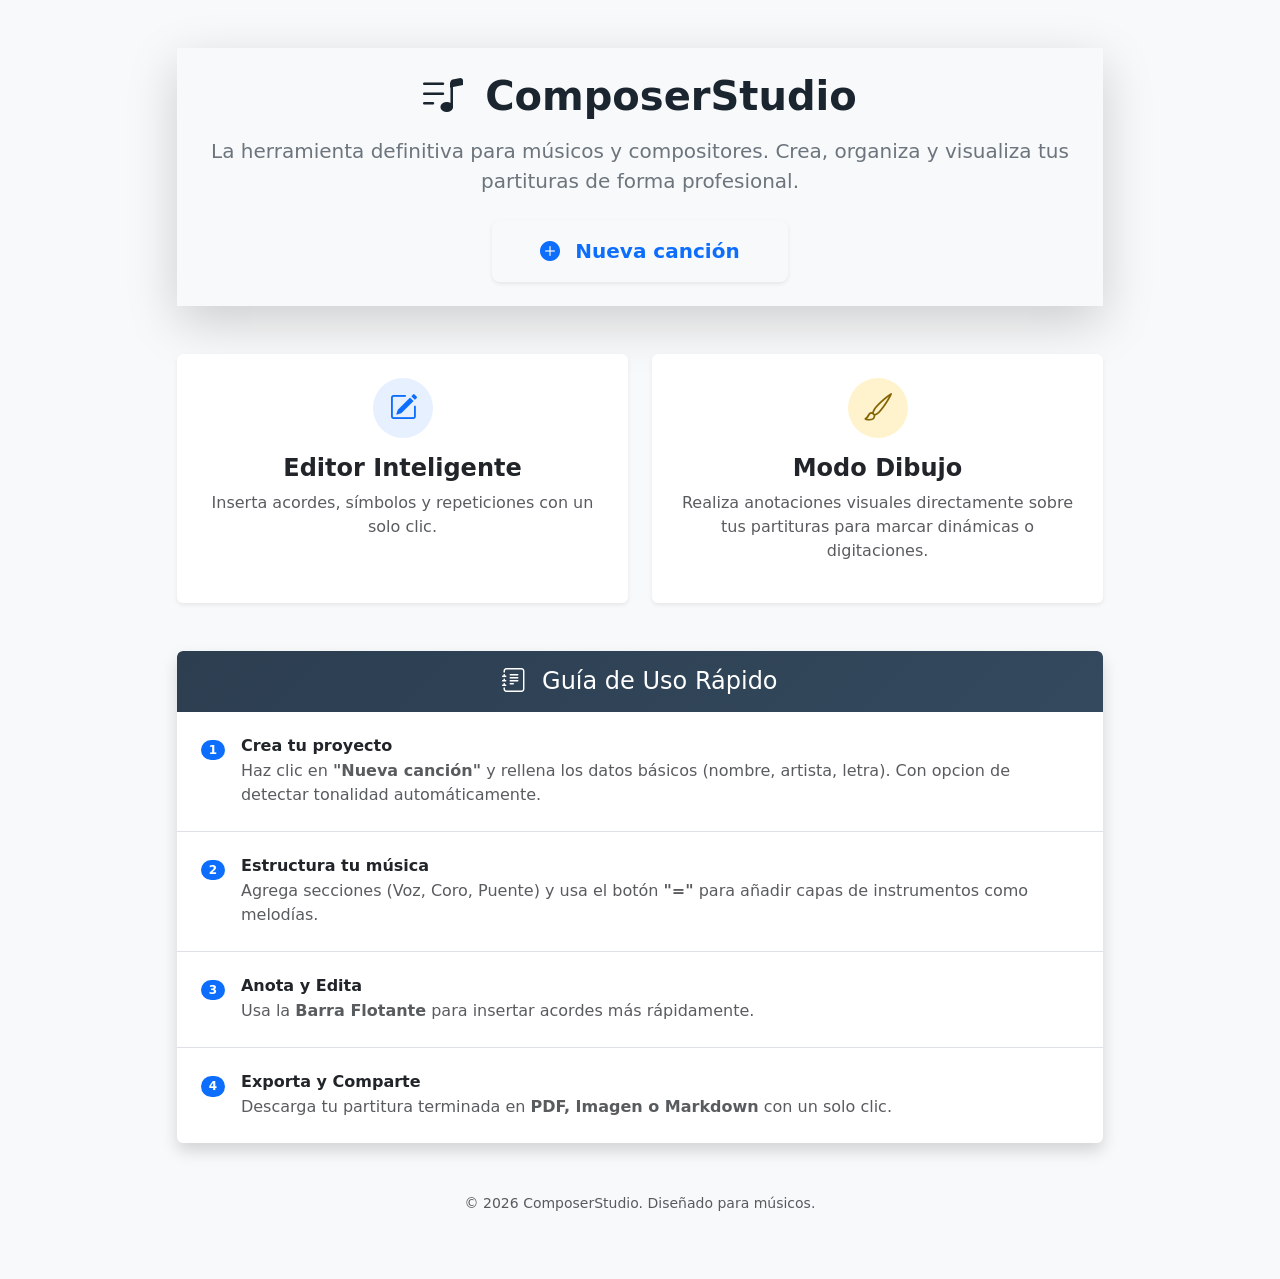
<file: index.html>
<!DOCTYPE html>
<html lang="es">
<head>
    <meta charset="UTF-8">
    <meta name="viewport" content="width=device-width, initial-scale=1.0">
    <title>ComposerStudio - App para sacar notas</title>
    <link rel="stylesheet" href="vistas/estilos.css">
    <!-- intalar bootstrap -->
    <link href="https://cdn.jsdelivr.net/npm/bootstrap@5.3.8/dist/css/bootstrap.min.css" rel="stylesheet">
    <link rel="stylesheet" href="https://cdn.jsdelivr.net/npm/bootstrap-icons@1.13.1/font/bootstrap-icons.min.css">
    <link rel="icon" href="logo.png"> 
</head>
<body class="bg-light">
    <div class="container my-4 my-md-5">
        <div class="row justify-content-center">
            <div class="col-lg-10">
                <!-- Hero Section -->
                <div class="hero-section text-center mb-5 shadow-lg">
                    <h1 class="display-4 fw-bold mb-3">
                        <i class="bi bi-music-note-list me-2"></i> 
                        ComposerStudio
                    </h1>
                    <p class="lead mb-4">La herramienta definitiva para músicos y compositores. Crea, organiza y visualiza tus partituras de forma profesional.</p>
                    <div class="d-flex justify-content-center gap-3">
                        <button type="button" class="btn btn-light btn-lg px-5 py-3 fw-bold text-primary shadow-sm border-0" onclick="window.location.href='vistas/notas.html'">
                            <i class="bi bi-plus-circle-fill me-2"></i>
                            Nueva canción
                        </button>
                    </div>
                </div>

                <!-- Tarjetas de Información -->
                <div class="row g-4 mb-5">
                    <div class="col-md-6">
                        <div class="card h-100 shadow-sm border-0 transition-hover">
                            <div class="card-body p-4 text-center">
                                <div class="icon-box mb-3 mx-auto" style="background: #e7f0ff; color: #0d6efd; width: 60px; height: 60px; border-radius: 50%; display: flex; align-items: center; justify-content: center;">
                                    <i class="bi bi-pencil-square fs-3"></i>
                                </div>
                                <h4 class="fw-bold">Editor Inteligente</h4>
                                <p class="text-muted">Inserta acordes, símbolos y repeticiones con un solo clic.</p>
                            </div>
                        </div>
                    </div>
                    <div class="col-md-6">
                        <div class="card h-100 shadow-sm border-0 transition-hover">
                            <div class="card-body p-4 text-center">
                                <div class="icon-box mb-3 mx-auto" style="background: #fff3cd; color: #856404; width: 60px; height: 60px; border-radius: 50%; display: flex; align-items: center; justify-content: center;">
                                    <i class="bi bi-brush fs-3"></i>
                                </div>
                                <h4 class="fw-bold">Modo Dibujo</h4>
                                <p class="text-muted">Realiza anotaciones visuales directamente sobre tus partituras para marcar dinámicas o digitaciones.</p>
                            </div>
                        </div>
                    </div>
                </div>

                <!-- Sección de instrucciones -->
                <div class="card shadow border-0 overflow-hidden">
                    <div class="card-header text-white py-3 border-0" style="background: linear-gradient(135deg, #2c3e50 0%, #34495e 100%);">
                        <h3 class="mb-0 fs-4 text-center">
                            <i class="bi bi-journal-text me-2"></i>
                            Guía de Uso Rápido
                        </h3>
                    </div>
                    <div class="card-body p-0">
                        <div class="list-group list-group-flush">
                            <div class="list-group-item border-0 py-4 px-4 bg-transparent border-bottom">
                                <div class="d-flex align-items-start">
                                    <span class="badge bg-primary rounded-pill me-3 mt-1">1</span>
                                    <div>
                                        <h6 class="fw-bold mb-1">Crea tu proyecto</h6>
                                        <p class="text-muted mb-0">Haz clic en <strong>"Nueva canción"</strong> y rellena los datos básicos (nombre, artista, letra). Con opcion de detectar tonalidad automáticamente.</p>
                                    </div>
                                </div>
                            </div>
                            <div class="list-group-item border-0 py-4 px-4 bg-transparent border-bottom">
                                <div class="d-flex align-items-start">
                                    <span class="badge bg-primary rounded-pill me-3 mt-1">2</span>
                                    <div>
                                        <h6 class="fw-bold mb-1">Estructura tu música</h6>
                                        <p class="text-muted mb-0">Agrega secciones (Voz, Coro, Puente) y usa el botón <strong>"="</strong> para añadir capas de instrumentos como melodías.</p>
                                    </div>
                                </div>
                            </div>
                            <div class="list-group-item border-0 py-4 px-4 bg-transparent border-bottom">
                                <div class="d-flex align-items-start">
                                    <span class="badge bg-primary rounded-pill me-3 mt-1">3</span>
                                    <div>
                                        <h6 class="fw-bold mb-1">Anota y Edita</h6>
                                        <p class="text-muted mb-0">Usa la <strong>Barra Flotante</strong> para insertar acordes más rápidamente.</p>
                                    </div>
                                </div>
                            </div>
                            <div class="list-group-item border-0 py-4 px-4 bg-transparent">
                                <div class="d-flex align-items-start">
                                    <span class="badge bg-primary rounded-pill me-3 mt-1">4</span>
                                    <div>
                                        <h6 class="fw-bold mb-1">Exporta y Comparte</h6>
                                        <p class="text-muted mb-0">Descarga tu partitura terminada en <strong>PDF, Imagen o Markdown</strong> con un solo clic.</p>
                                    </div>
                                </div>
                            </div>
                        </div>
                    </div>
                </div>

                <!-- Footer -->
                <div class="text-center mt-5 text-muted">
                    <p><small>&copy; 2026 ComposerStudio. Diseñado para músicos.</small></p>
                </div>
            </div>
        </div>
    </div>
    <!-- js para bootstrap -->
    <script src="https://cdn.jsdelivr.net/npm/bootstrap@5.3.8/dist/js/bootstrap.bundle.min.js"></script>
</body>
</html>
</file>
<file: vistas/estilos.css>
/* Estilos generales */
body {
    background-color: #f8f9fa;
    font-family: 'Segoe UI', Tahoma, Geneva, Verdana, sans-serif;
}

.hero-section {
    background: transparent;
    border-radius: 0;
    padding: 1.5rem 0;
    color: #1a252f;
}

.hero-section h1 {
    color: #1a252f !important;
    font-size: clamp(1.5rem, 4vw, 2.5rem);
}

.hero-section p {
    color: #6c757d !important;
    font-size: clamp(0.9rem, 2vw, 1.25rem);
}

.hover-lift {
    transition: all 0.3s ease;
}

.hover-lift:hover {
    transform: translateY(-2px);
    box-shadow: 0 4px 12px rgba(0, 0, 0, 0.15);
}

@media (max-width: 768px) {
    .hero-section {
        padding: 1rem 0;
    }

    .hero-section h1 {
        font-size: 1.5rem;
    }

    .hero-section p {
        font-size: 0.9rem;
    }
}

/* Importar Partitura Section */
.importar-card {
    background: linear-gradient(135deg, #f8f9fa 0%, #e9ecef 100%);
    border: 1px solid #dee2e6;
    transition: all 0.3s ease;
}

.importar-card:hover {
    transform: translateY(-2px);
    box-shadow: 0 8px 25px rgba(0, 0, 0, 0.1);
}

.importar-icon-wrapper {
    width: 60px;
    height: 60px;
    background: linear-gradient(135deg, #667eea 0%, #764ba2 100%);
    border-radius: 50%;
    display: flex;
    align-items: center;
    justify-content: center;
    margin: 0 auto;
    color: white;
    font-size: 24px;
    box-shadow: 0 4px 15px rgba(102, 126, 234, 0.3);
}

.importar-btn {
    background: linear-gradient(135deg, #667eea 0%, #764ba2 100%);
    border: none;
    font-weight: 600;
    letter-spacing: 0.5px;
    transition: all 0.3s ease;
}

.importar-btn:hover {
    background: linear-gradient(135deg, #5a6fd6 0%, #6a4190 100%);
    transform: translateY(-2px);
    box-shadow: 0 6px 20px rgba(102, 126, 234, 0.4);
}

.importar-btn:active {
    transform: translateY(0);
}

/* Info card header responsive */
.info {
    padding: 1rem 1.25rem;
}

@media (max-width: 768px) {
    .info {
        padding: 0.75rem 1rem;
    }

    .info h2 {
        font-size: 1rem;
    }

    .info .btn {
        padding: 0.375rem 0.75rem;
        font-size: 0.875rem;
    }
}

/* Vista previa */
.vista-previa {
    background: white;
    border-radius: 12px;
    padding: 20px;
    margin-bottom: 10px;
    box-shadow: 0 10px 40px rgba(0,0,0,0.1);
    position: relative;
    overflow-y: auto;
    max-height: 80vh;
    transition: all 0.3s ease;
}

#preview-content {
    max-width: 100%;
    overflow-x: auto;
}

.seccion {
    margin-bottom: 12px;
    transition: all 0.3s ease;
    page-break-inside: avoid;
    border-radius: 12px;
    padding: 5px 10px;
}

.seccion:hover {
    background-color: #fafbfc;
}

.seccion-titulo {
    font-size: 22px;
    font-weight: 800;
    color: #1a252f;
    margin-bottom: 5px;
    padding: 2px 0;
    background-color: transparent;
    cursor: text;
    outline: none;
    display: inline-block;
    border-bottom: 2px solid transparent;
    transition: all 0.2s ease;
    text-transform: uppercase;
    letter-spacing: 1px;
}

.seccion-titulo:hover {
    border-bottom: 2px dashed #bdc3c7;
}

.seccion-titulo:focus {
    background-color: #f8f9fa;
    border-bottom: 2px solid #3498db;
    color: #3498db;
    padding: 2px 8px;
    border-radius: 4px 4px 0 0;
}

.btn-duplicar-instrumento {
    background: #e9ecef;
    border: none;
    color: #495057;
    width: 24px;
    height: 24px;
    border-radius: 4px;
    display: flex;
    align-items: center;
    justify-content: center;
    cursor: pointer;
    font-weight: bold;
    font-size: 14px;
    transition: all 0.2s;
    margin-left: 10px;
    opacity: 0; /* Oculto por defecto */
    pointer-events: none;
}

.seccion:hover .btn-duplicar-instrumento,
.seccion:focus-within .btn-duplicar-instrumento {
    opacity: 1;
    pointer-events: auto;
}

.btn-duplicar-instrumento:hover {
    background: #dee2e6;
    color: #667eea;
    transform: scale(1.1);
}

.acordes {
    position: relative;
    font-family: 'Consolas', 'Monaco', 'Lucida Console', 'Liberation Mono', 'DejaVu Sans Mono', monospace;
    font-size: 22px;
    font-weight: 700;
    line-height: 1.8;
    letter-spacing: 1px;
    background-color: transparent;
    padding: 5px;
    border-radius: 8px;
    border: none;
    min-height: 35px;
    transition: all 0.3s ease;
    color: #1a252f;
}

.acordes.drawing-mode {
    cursor: url('data:image/svg+xml;utf8,<svg xmlns="http://www.w3.org/2000/svg" width="32" height="32" viewBox="0 0 32 32"><path d="M16 0 L16 32 M0 16 L32 16" stroke="%23e74c3c" stroke-width="3" fill="none"/></svg>') 16 16, crosshair;
}

#paintColorPickerBarra {
    width: 40px;
    height: 34px;
    padding: 2px;
    border-radius: 6px;
    border: 1px solid #dee2e6;
    background: white;
    cursor: pointer;
}

#paintBrushSizeBarra {
    cursor: pointer;
    accent-color: #764ba2;
}

.acordes-content {
    position: relative;
    z-index: 2;
    white-space: pre-wrap;
    word-break: break-word;
    outline: none;
    min-height: 35px;
    line-height: 1.8;
}

.acordes-content:focus {
    background-color: transparent;
}

.acorde-linea {
    margin-bottom: 8px;
    padding: 4px 8px;
    border-radius: 6px;
    outline: none;
    cursor: text;
    white-space: pre-wrap;
    word-break: break-word;
    border-left: 2px solid transparent;
    transition: all 0.2s ease;
}

.acorde-linea:focus {
    background-color: #f8f9fa;
    border-left-color: #3498db;
    color: #2980b9;
}

/* Estilo especial para Break */
.seccion-break {
    padding: 20px 0;
    display: flex;
    align-items: center;
    gap: 15px;
}

.break-line {
    flex: 1;
    height: 2px;
    background: linear-gradient(90deg, #dee2e6 0%, #adb5bd 50%, #dee2e6 100%);
    border-radius: 2px;
}

.break-label {
    font-family: 'Courier New', monospace;
    font-weight: bold;
    color: #6c757d;
    text-transform: uppercase;
    letter-spacing: 2px;
    font-size: 12px;
}

.acordes-paint-overlay {
    position: absolute;
    top: 0;
    left: 0;
    width: 100%;
    height: 100%;
    z-index: 10;
    pointer-events: none;
}

.acordes.drawing-mode .acordes-paint-overlay {
    pointer-events: auto;
}

.acordes-paint-canvas {
    position: absolute;
    top: 0;
    left: 0;
    width: 100%;
    height: 100%;
    pointer-events: none;
}

.acordes.drawing-mode .acordes-paint-canvas {
    pointer-events: auto;
    cursor: url('data:image/svg+xml;utf8,<svg xmlns="http://www.w3.org/2000/svg" width="32" height="32" viewBox="0 0 32 32"><path d="M16 0 L16 32 M0 16 L32 16" stroke="%23e74c3c" stroke-width="3" fill="none"/></svg>') 16 16, crosshair;
}

.acordes.drawing-mode .acordes-content {
    pointer-events: none;
    opacity: 0.7;
}

/* Modo exportación */
body.export-mode * {
    overflow-anchor: none;
    -webkit-print-color-adjust: exact;
    print-color-adjust: exact;
}

body.export-mode .no-print {
    display: none !important;
}

body.export-mode .vista-previa {
    max-height: none;
    overflow: visible;
    padding: 20px;
    box-shadow: none;
}

body.export-mode .btn,
body.export-mode .barra-flotante,
body.export-mode #barraFlotanteContainer {
    display: none !important;
}

/* Barra flotante */
.barra-flotante {
    position: fixed;
    bottom: 20px;
    right: 20px;
    width: 320px;
    z-index: 9999;
    transform: translateX(100%);
    transition: transform 0.4s cubic-bezier(0.68, -0.55, 0.265, 1.55);
}

.barra-flotante.show {
    transform: translateX(0);
}

.barra-flotante.dragging {
    opacity: 0.8;
    cursor: grabbing !important;
}

.flotante-acordes,
.flotante-orden {
    background: white;
    border-radius: 12px;
    box-shadow: 0 10px 40px rgba(0,0,0,0.2);
    margin-bottom: 15px;
    overflow: hidden;
    border: 1px solid #dee2e6;
}

.flotante-title {
    background: linear-gradient(135deg, #667eea 0%, #764ba2 100%);
    color: white;
    padding: 12px 15px;
    font-weight: bold;
    font-size: 14px;
    display: flex;
    justify-content: space-between;
    align-items: center;
}

.btn-toggle-flotante {
    background: rgba(255, 255, 255, 0.2);
    border: none;
    color: white;
    width: 24px;
    height: 24px;
    border-radius: 4px;
    display: flex;
    align-items: center;
    justify-content: center;
    cursor: pointer;
    transition: all 0.2s ease;
}

.btn-toggle-flotante:hover {
    background: rgba(255, 255, 255, 0.3);
}

.flotante-orden.collapsed .btn-group-orden,
.flotante-orden.collapsed .paint-controls-barra {
    display: none !important;
}

.flotante-orden.collapsed {
    margin-bottom: 5px;
}

.btn-group-musical {
    display: flex;
    flex-wrap: wrap;
    gap: 6px;
    padding: 15px;
    background: #f8f9fa;
}

.btn-musical {
    font-size: 13px;
    padding: 6px 10px;
    min-width: 45px;
    border-radius: 6px;
    transition: all 0.2s ease;
}

.btn-musical:hover {
    transform: scale(1.05);
}

.btn-group-orden {
    display: flex;
    flex-wrap: wrap;
    gap: 8px;
    padding: 15px;
    background: #f8f9fa;
}

.btn-group-orden .btn {
    flex: 1;
    min-width: 50px;
}

.texto-barra {
    padding: 0 15px 15px 15px;
}



/* Controles de paint */
.paint-controls-barra {
    background: #f8f9fa;
    border-top: 1px solid #dee2e6;
    padding: 12px;
}

.paint-title {
    font-size: 12px;
    font-weight: bold;
    color: #6c757d;
    margin-bottom: 10px;
}

.btn-group-paint {
    display: flex;
    gap: 8px;
    align-items: center;
    background: rgba(0, 0, 0, 0.05);
    padding: 10px;
    border-radius: 8px;
    margin-top: 5px;
}

/* Animaciones */
@keyframes fadeOut {
    0% { opacity: 1; transform: translateY(0); }
    70% { opacity: 1; transform: translateY(0); }
    100% { opacity: 0; transform: translateY(-20px); display: none; }
}

/* Responsive */
@media (max-width: 768px) {
    .vista-previa {
        padding: 15px;
    }
    
    .seccion {
        padding-left: 10px;
    }
    
    .barra-flotante {
        width: 280px;
        bottom: 10px;
        right: 10px;
        max-height: 80vh;
        overflow-y: auto;
    }

    .barra-flotante.show {
        transform: none !important;
    }

    .btn-musical {
        font-size: 11px;
        padding: 4px 8px;
        min-width: 38px;
    }
}

/* Menú Contextual */
.custom-context-menu {
    position: fixed;
    background: white;
    border: 1px solid #dee2e6;
    box-shadow: 0 4px 12px rgba(0,0,0,0.15);
    border-radius: 8px;
    padding: 5px 0;
    z-index: 10002;
    min-width: 180px;
    display: none;
}

.context-menu-item {
    padding: 8px 15px;
    cursor: pointer;
    font-size: 14px;
    display: flex;
    align-items: center;
    gap: 10px;
    transition: background 0.2s;
}

.context-menu-item:hover {
    background-color: #f8f9fa;
    color: #667eea;
}

.context-menu-item i {
    font-size: 16px;
}

@media print {
    .vista-previa {
        padding: 0;
        box-shadow: none;
        max-height: none;
        overflow: visible;
    }
    
    .seccion {
        break-inside: avoid;
        page-break-inside: avoid;
    }
    
    .acordes {
        background-color: white;
        border: 1px solid #ddd;
    }
}
/* Metrónomo */
.metronome-wrapper {
    transition: all 0.3s ease;
}

.metronome-light {
    width: 16px;
    height: 16px;
    border-radius: 50%;
    background-color: #dee2e6;
    transition: background-color 0.1s ease, transform 0.1s ease;
    border: 2px solid rgba(0,0,0,0.1);
}

.metronome-light.active {
    background-color: #ffc107;
    box-shadow: 0 0 15px #ffc107;
    transform: scale(1.2);
}

.metronome-light.strong {
    background-color: #dc3545;
    box-shadow: 0 0 15px #dc3545;
}

/* Piano Virtual */
.piano {
    display: flex;
    position: relative;
    justify-content: flex-start;
    overflow-x: auto;
    margin: 10px 0;
    background: linear-gradient(145deg, #2c3e50 0%, #1a252f 100%);
    padding: 15px 10px 20px 10px;
    border-radius: 12px;
    box-shadow: 0 10px 30px rgba(0,0,0,0.3);
    scrollbar-width: thin;
    scrollbar-color: #ffc107 #2c3e50;
    -webkit-overflow-scrolling: touch;
    touch-action: pan-x;
}

.piano::-webkit-scrollbar {
    height: 8px;
}

.piano::-webkit-scrollbar-track {
    background: #2c3e50;
    border-radius: 10px;
}

.piano::-webkit-scrollbar-thumb {
    background: #ffc107;
    border-radius: 10px;
}

.piano-key {
    cursor: pointer;
    transition: all 0.1s ease;
    user-select: none;
    text-align: center;
    font-weight: bold;
    flex-shrink: 0;
}

.piano-key.white {
    background: linear-gradient(145deg, #ffffff 0%, #f0f0f0 100%);
    width: 70px;
    height: 180px;
    border: 1px solid #ccc;
    border-radius: 0 0 8px 8px;
    display: flex;
    align-items: flex-end;
    justify-content: center;
    padding-bottom: 15px;
    font-size: 14px;
    color: #333;
    box-shadow: 0 4px 8px rgba(0,0,0,0.1);
    z-index: 1;
}

.piano-key.white:hover {
    background: linear-gradient(145deg, #f8f9fa 0%, #e9ecef 100%);
    transform: translateY(-2px);
}

.piano-key.white:active {
    transform: translateY(4px);
    background: #e0e0e0;
}

.piano-key.black {
    background: linear-gradient(145deg, #2c3e50 0%, #1a252f 100%);
    width: 45px;
    height: 110px;
    margin-left: -22px;
    margin-right: -22px;
    border-radius: 0 0 5px 5px;
    color: white;
    display: flex;
    align-items: flex-end;
    justify-content: center;
    padding-bottom: 10px;
    font-size: 12px;
    z-index: 2;
    box-shadow: 0 4px 6px rgba(0,0,0,0.3);
}

.piano-key.black:hover {
    background: linear-gradient(145deg, #34495e 0%, #2c3e50 100%);
    transform: translateY(-2px);
}

.piano-key.black:active {
    transform: translateY(4px);
}

.piano-key.active {
    transform: translateY(6px);
    box-shadow: 0 1px 2px rgba(0,0,0,0.2);
}

.piano-key.marked-persistent.white {
    background: linear-gradient(145deg, #ffeb3b 0%, #fbc02d 100%) !important;
    border-color: #fbc02d;
}

.piano-key.marked-persistent.black {
    background: linear-gradient(145deg, #fbc02d 0%, #f9a825 100%) !important;
    color: black;
}

@media (max-width: 768px) {
    .piano {
        overflow-x: auto;
        justify-content: flex-start;
        padding: 20px 10px;
    }
    
    .piano-key.white {
        width: 50px;
        height: 140px;
        font-size: 11px;
    }
    
    .piano-key.black {
        width: 35px;
        height: 85px;
        margin-left: -17px;
        margin-right: -17px;
        font-size: 9px;
    }
}
</file>
